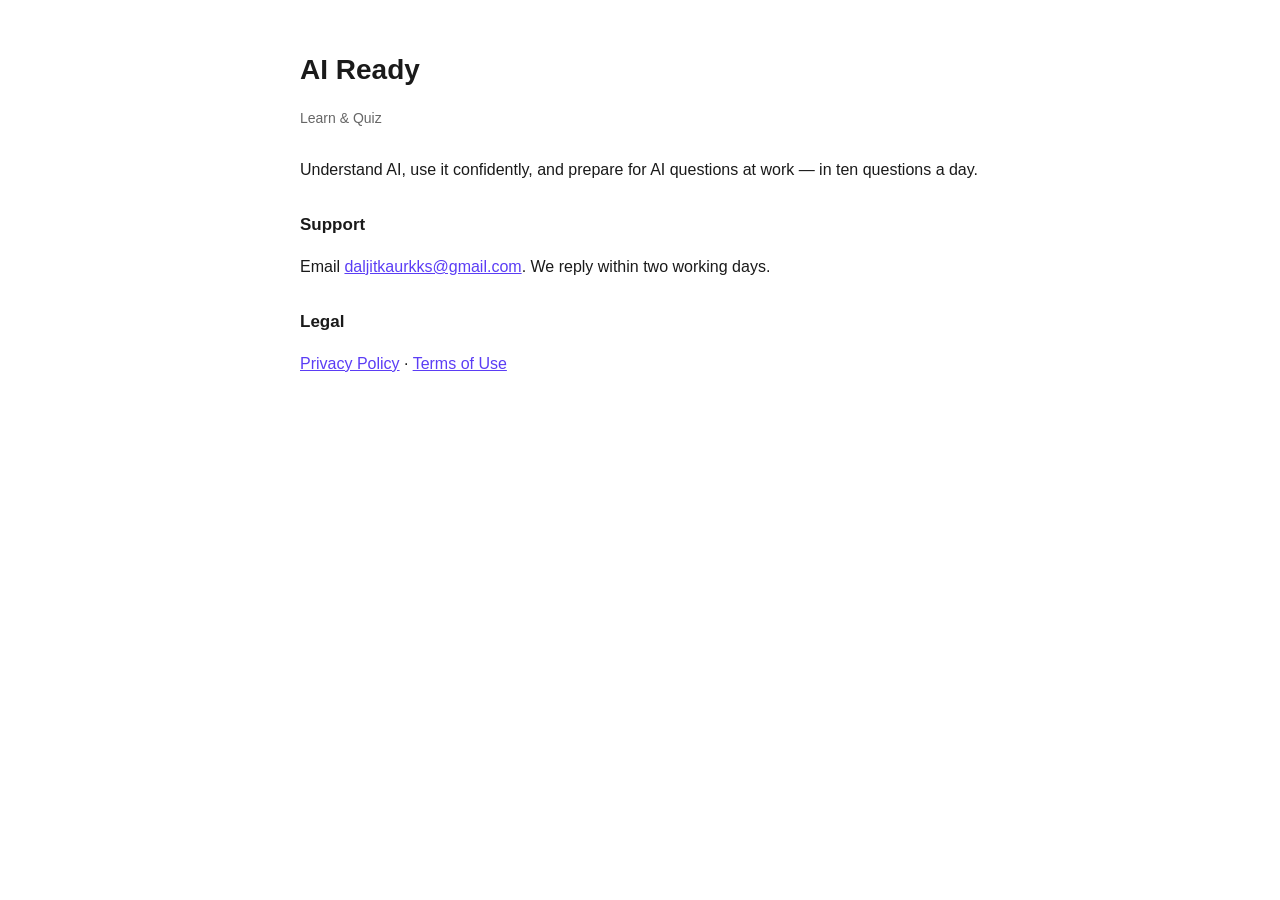
<file: index.html>
<!doctype html><html lang="en"><head><meta charset="utf-8"><meta name="viewport" content="width=device-width,initial-scale=1"><title>AI Ready</title><link rel="stylesheet" href="_style.css"></head><body>
<h1>AI Ready</h1><p class="date">Learn & Quiz</p>
<p>Understand AI, use it confidently, and prepare for AI questions at work — in ten questions a day.</p>
<h2>Support</h2><p>Email <a href="mailto:daljitkaurkks@gmail.com">daljitkaurkks@gmail.com</a>. We reply within two working days.</p>
<h2>Legal</h2><p><a href="privacy.html">Privacy Policy</a> · <a href="terms.html">Terms of Use</a></p>
</body></html>
</file>
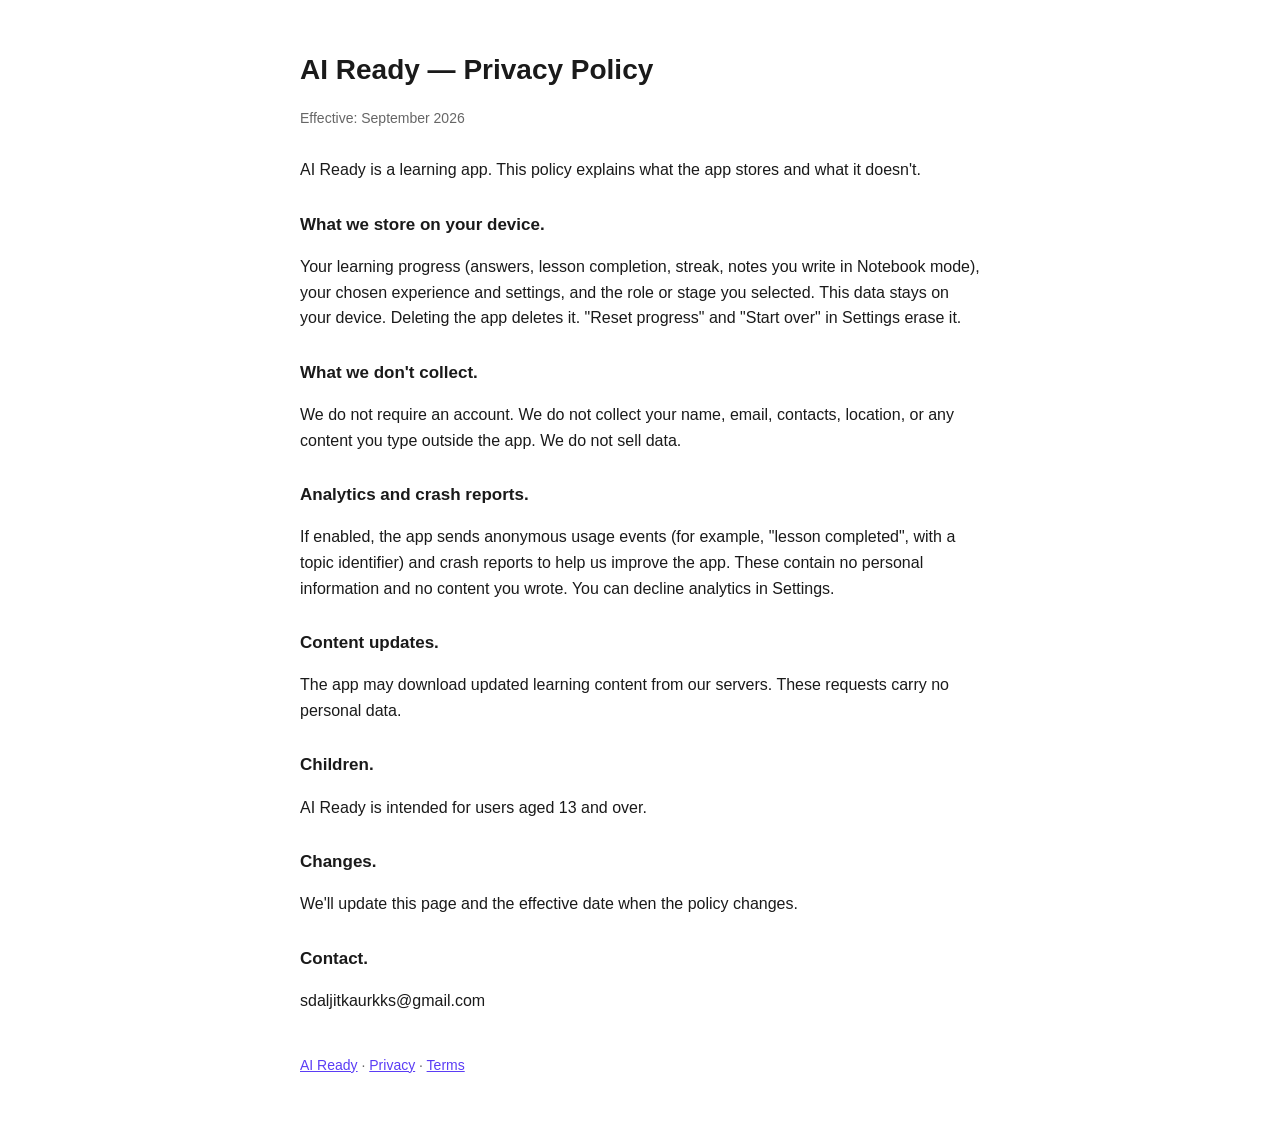
<file: privacy.html>
<!doctype html><html lang="en"><head><meta charset="utf-8"><meta name="viewport" content="width=device-width,initial-scale=1"><title>AI Ready — Privacy Policy</title><link rel="stylesheet" href="_style.css"></head><body><h1>AI Ready — Privacy Policy</h1>
<p class="date">Effective: September 2026</p>
<p>AI Ready is a learning app. This policy explains what the app stores and what it doesn&#x27;t.</p>
<h2>What we store on your device.</h2>
<p>Your learning progress (answers, lesson completion, streak, notes you write in Notebook mode), your chosen experience and settings, and the role or stage you selected. This data stays on your device. Deleting the app deletes it. &quot;Reset progress&quot; and &quot;Start over&quot; in Settings erase it.</p>
<h2>What we don&#x27;t collect.</h2>
<p>We do not require an account. We do not collect your name, email, contacts, location, or any content you type outside the app. We do not sell data.</p>
<h2>Analytics and crash reports.</h2>
<p>If enabled, the app sends anonymous usage events (for example, &quot;lesson completed&quot;, with a topic identifier) and crash reports to help us improve the app. These contain no personal information and no content you wrote. You can decline analytics in Settings.</p>
<h2>Content updates.</h2>
<p>The app may download updated learning content from our servers. These requests carry no personal data.</p>
<h2>Children.</h2>
<p>AI Ready is intended for users aged 13 and over.</p>
<h2>Changes.</h2>
<p>We&#x27;ll update this page and the effective date when the policy changes.</p>
<h2>Contact.</h2>
<p>sdaljitkaurkks@gmail.com</p>
<p style="margin-top:40px;color:#666;font-size:14px"><a href="./">AI Ready</a> · <a href="privacy.html">Privacy</a> · <a href="terms.html">Terms</a></p></body></html>
</file>
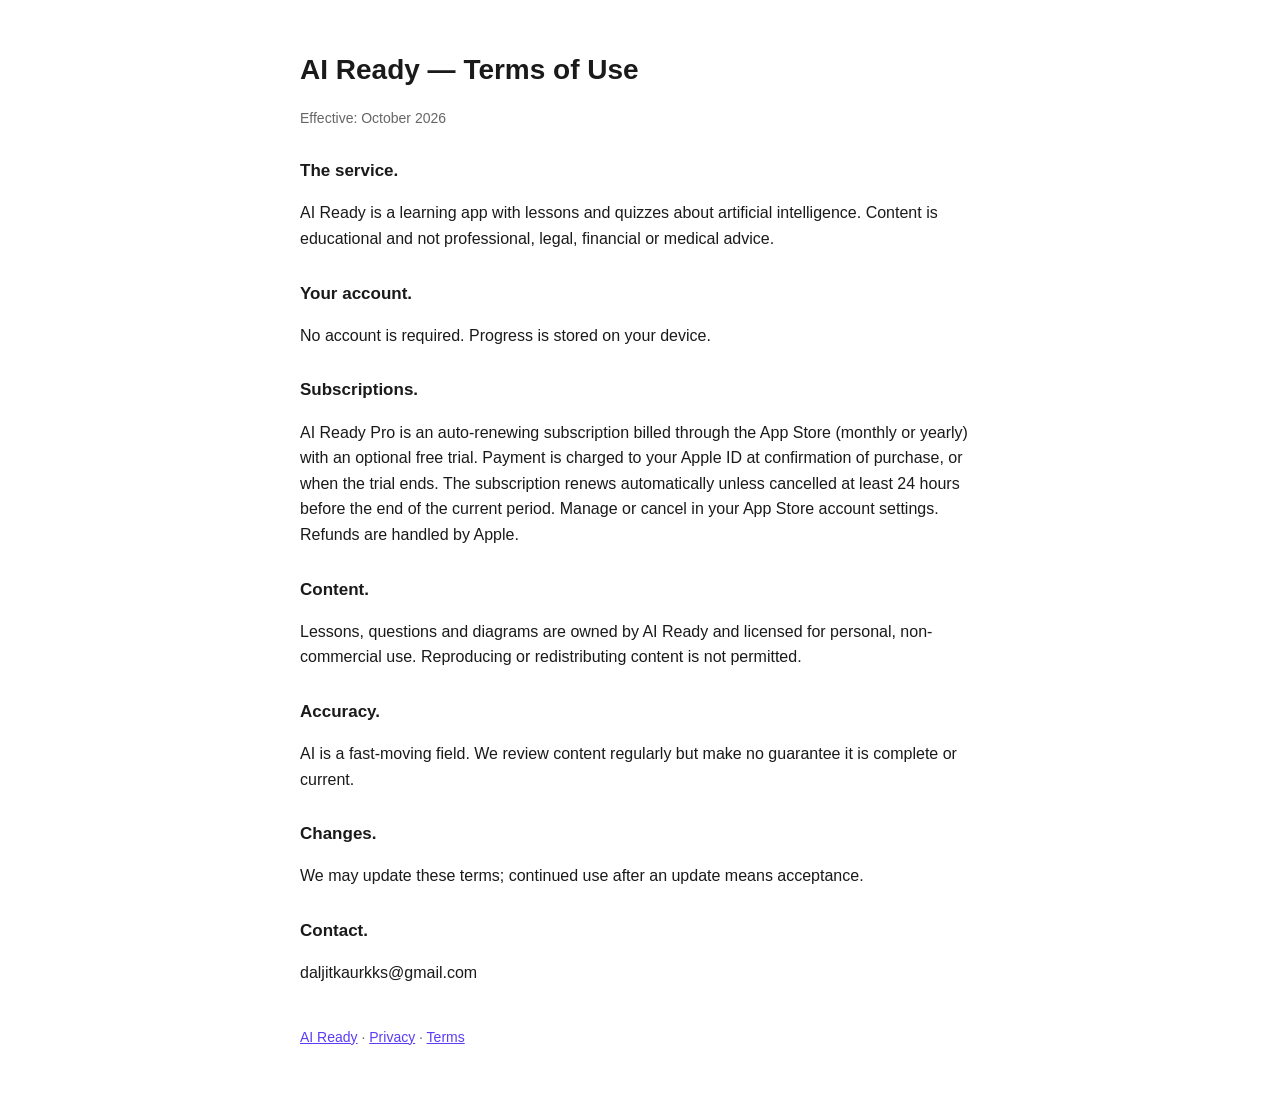
<file: terms.html>
<!doctype html><html lang="en"><head><meta charset="utf-8"><meta name="viewport" content="width=device-width,initial-scale=1"><title>AI Ready — Terms of Use</title><link rel="stylesheet" href="_style.css"></head><body><h1>AI Ready — Terms of Use</h1>
<p class="date">Effective: October 2026</p>
<h2>The service.</h2>
<p>AI Ready is a learning app with lessons and quizzes about artificial intelligence. Content is educational and not professional, legal, financial or medical advice.</p>
<h2>Your account.</h2>
<p>No account is required. Progress is stored on your device.</p>
<h2>Subscriptions.</h2>
<p>AI Ready Pro is an auto-renewing subscription billed through the App Store (monthly or yearly) with an optional free trial. Payment is charged to your Apple ID at confirmation of purchase, or when the trial ends. The subscription renews automatically unless cancelled at least 24 hours before the end of the current period. Manage or cancel in your App Store account settings. Refunds are handled by Apple.</p>
<h2>Content.</h2>
<p>Lessons, questions and diagrams are owned by AI Ready and licensed for personal, non-commercial use. Reproducing or redistributing content is not permitted.</p>
<h2>Accuracy.</h2>
<p>AI is a fast-moving field. We review content regularly but make no guarantee it is complete or current.</p>
<h2>Changes.</h2>
<p>We may update these terms; continued use after an update means acceptance.</p>
<h2>Contact.</h2>
<p>daljitkaurkks@gmail.com</p>
<p style="margin-top:40px;color:#666;font-size:14px"><a href="./">AI Ready</a> · <a href="privacy.html">Privacy</a> · <a href="terms.html">Terms</a></p></body></html>
</file>
<file: _style.css>
body{font-family:-apple-system,Segoe UI,Helvetica,Arial,sans-serif;max-width:680px;margin:48px auto;padding:0 20px;color:#1a1a1a;line-height:1.6}
h1{font-size:28px;margin-bottom:4px}.date{color:#666;font-size:14px;margin-bottom:28px}h2{font-size:17px;margin-top:28px}a{color:#5b3df5}
</file>
